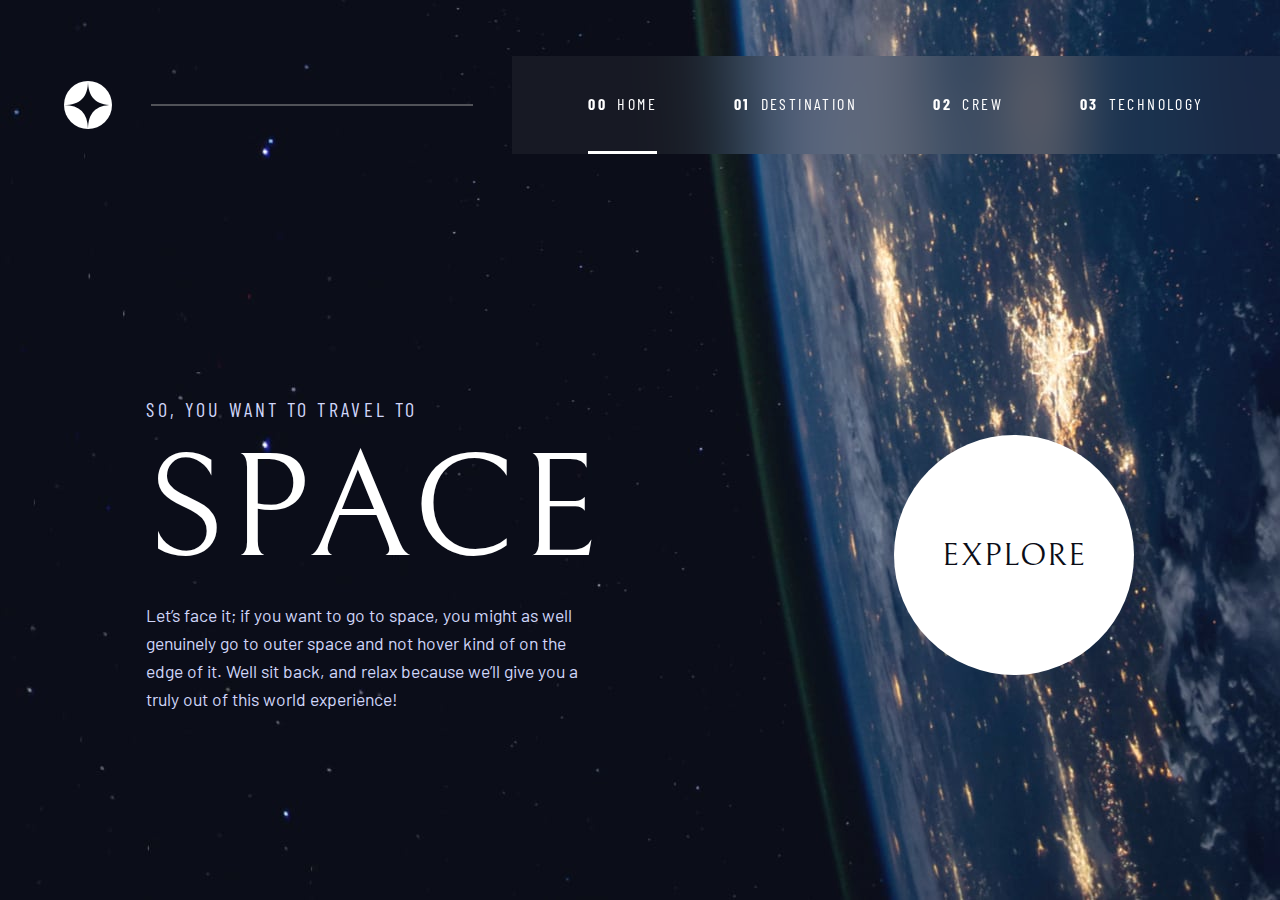
<file: index.html>
<!DOCTYPE html>
<html lang="en">

<head>
  <meta charset="UTF-8">
  <meta name="viewport" content="width=device-width, initial-scale=1.0">
  <link rel="icon" type="image/png" sizes="32x32" href="./assets/favicon-32x32.png">
  <title>Frontend Mentor | Space tourism website</title>

  <!-- Fonts -->
  <link rel="preconnect" href="https://fonts.googleapis.com">
  <link rel="preconnect" href="https://fonts.gstatic.com" crossorigin>
  <link rel="preconnect" href="https://fonts.googleapis.com">
  <link rel="preconnect" href="https://fonts.gstatic.com" crossorigin>
  <link
    href="https://fonts.googleapis.com/css2?family=Barlow+Condensed:wght@400;700&family=Barlow:wght@400&family=Bellefair&display=swap"
    rel="stylesheet">

  <!-- CSS -->
  <link rel="stylesheet" href="css/header.css">
  <link rel="stylesheet" href="css/global.css">
  <link rel="stylesheet" href="css/home.css">
</head>

<body>

  <!-- Navbar -->
  <header>
    <a class="site-logo" href="index.html"><img src="assets/shared/logo.svg" alt="Space tourism logo"></a>
    <hr>
    <img src="assets/shared/icon-hamburger.svg" class="hamburger-icon hamb" alt="Open navbar">
    <nav class="site-nav site-nav--mobile">
      <img src="assets/shared/icon-close.svg" class="site-nav__close--mobile" alt="Close navbar">
      <ul>
        <li class="selected"><a href="index.html"><span class="num">00</span> Home</a></li>
        <li><a href="destination.html"><span class="num">01</span> Destination</a></li>
        <li><a href="crew.html"><span class="num">02</span> Crew</a></li>
        <li><a href="technology.html"><span class="num">03</span> Technology</a></li>
      </ul>
    </nav>
  </header>

  <!-- Content -->
  <main>
    <section class="content">
      <h1 class="intro">So, you want to travel to <span class="name">Space</span></h1>
      <p class="description">Let’s face it; if you want to go to space, you might as well genuinely go to outer space
        and not hover kind of on the edge of it. Well sit back, and relax because we’ll give you a truly out of this
        world experience!</p>
    </section>
    <a href="destination.html">
      <div class="explore">Explore</div>
    </a>
  </main>

  <script src="index.js"></script>

</body>

</html>
</file>
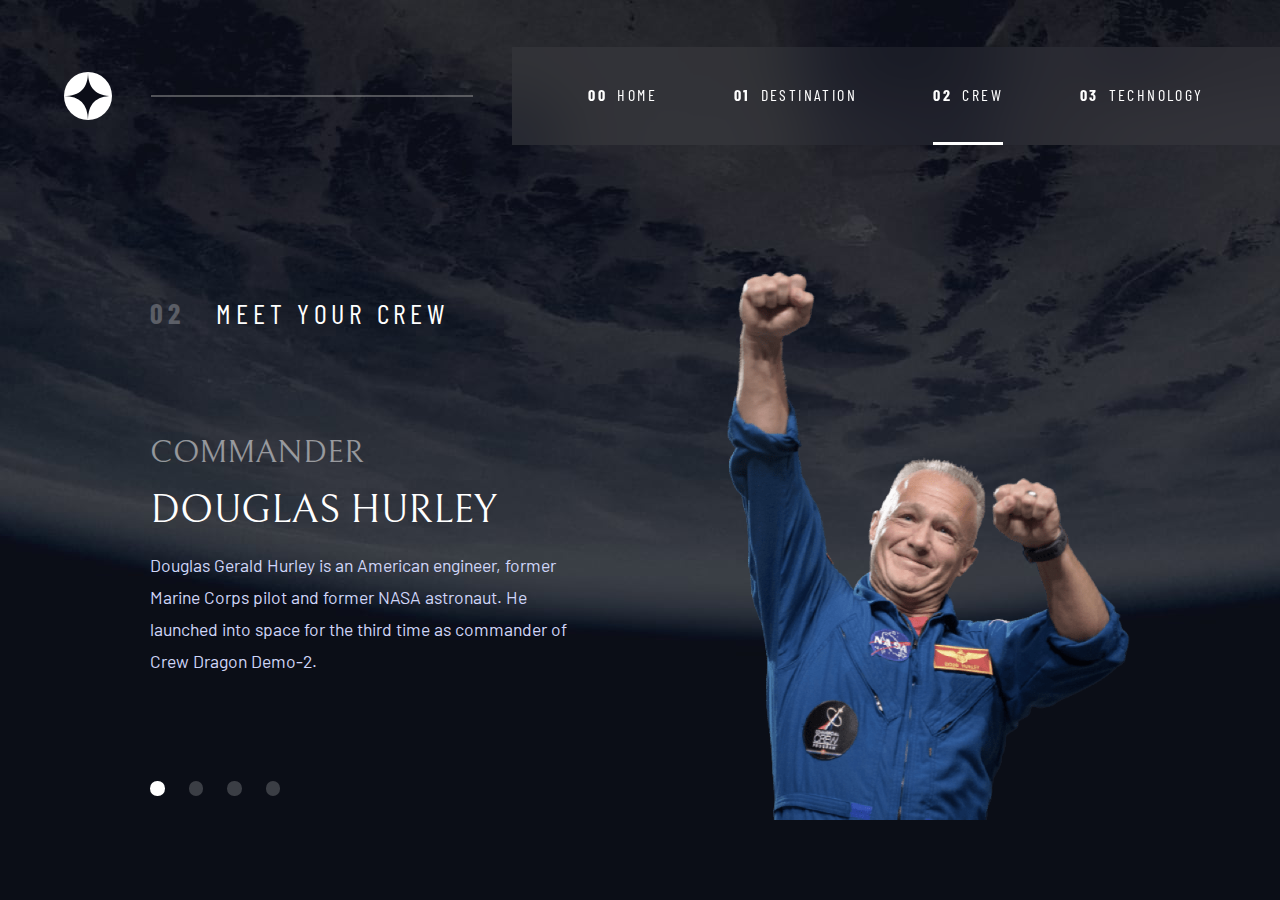
<file: crew.html>
<!DOCTYPE html>
<html lang="en">

<head>
  <meta charset="UTF-8">
  <meta name="viewport" content="width=device-width, initial-scale=1.0">
  <link rel="icon" type="image/png" sizes="32x32" href="./assets/favicon-32x32.png">
  <title>Frontend Mentor | Space tourism website</title>

  <!-- Fonts -->
  <link rel="preconnect" href="https://fonts.googleapis.com">
  <link rel="preconnect" href="https://fonts.gstatic.com" crossorigin>
  <link rel="preconnect" href="https://fonts.googleapis.com">
  <link rel="preconnect" href="https://fonts.gstatic.com" crossorigin>
  <link
    href="https://fonts.googleapis.com/css2?family=Barlow+Condensed:wght@400;700&family=Barlow:wght@400&family=Bellefair&display=swap"
    rel="stylesheet">

  <!-- CSS -->
  <link rel="stylesheet" href="css/header.css">
  <link rel="stylesheet" href="css/global.css">
  <link rel="stylesheet" href="css/crew.css">
</head>

<body>
  <!-- Navbar -->
  <header>
    <a class="site-logo" href="index.html"><img src="assets/shared/logo.svg" alt="Space tourism logo"></a>
    <hr>
    <img src="assets/shared/icon-hamburger.svg" class="hamburger-icon hamb" alt="Open navbar">
    <nav class="site-nav site-nav--mobile">
      <img src="assets/shared/icon-close.svg" class="site-nav__close--mobile" alt="Close navbar">
      <ul>
        <li><a href="index.html"><span class="num">00</span> Home</a></li>
        <li><a href="destination.html"><span class="num">01</span> Destination</a></li>
        <li class="selected"><a href="crew.html"><span class="num">02</span> Crew</a></li>
        <li><a href="technology.html"><span class="num">03</span> Technology</a></li>
      </ul>
    </nav>

  </header>

  <!-- Content for mobile -->
  <main class="mobile">
    <h1 class="page-header"><span class="num">02</span> Meet your crew</h1>
    <div class="image">
      <img src="assets/crew/image-douglas-hurley.png" alt="Douglas Hurley photo">
    </div>
    <ul class="content-nav js-crew">
      <li class="selected" value=0></li>
      <li value=1></li>
      <li value=2></li>
      <li value=3></li>
    </ul>
    <h2 class="title">Commander</h1>
      <h3 class="name">Douglas Hurley
    </h2>
    <p class="description">
      Douglas Gerald Hurley is an American engineer, former Marine Corps pilot and former NASA astronaut. He launched
      into space for the third time as commander of Crew Dragon Demo-2.
    </p>
  </main>

  <!-- Content for tablet -->
  <main class="tablet">
    <h1 class="page-header"><span class="num">02</span> Meet your crew</h1>
    <h2 class="title">Commander</h2>
    <h3 class="name">Douglas Hurley</h3>
    <p class="description">
      Douglas Gerald Hurley is an American engineer, former Marine Corps pilot and former NASA astronaut. He
      launched
      into space for the third time as commander of Crew Dragon Demo-2.
    </p>
    <ul class="content-nav js-crew">
      <li class="selected" value=0></li>
      <li value=1></li>
      <li value=2></li>
      <li value=3></li>
    </ul>
    <div class="image">
      <img src="assets/crew/image-douglas-hurley.png" alt="Douglas Hurley photo">
    </div>
  </main>

  <!-- Content for desktop -->
  <main class="desktop">
    <section class="content">
      <h1 class="page-header"><span class="num">02</span> Meet your crew</h1>
      <div>
        <h2 class="title">Commander</h2>
        <h3 class="name">Douglas Hurley</h3>
        <p class="description">
          Douglas Gerald Hurley is an American engineer, former Marine Corps pilot and former NASA astronaut. He
          launched
          into space for the third time as commander of Crew Dragon Demo-2.
        </p>
      </div>
      <ul class="content-nav js-crew">
        <li class="selected" value=0></li>
        <li value=1></li>
        <li value=2></li>
        <li value=3></li>
      </ul>
    </section>
    <img class="image" src="assets/crew/image-douglas-hurley.png" alt="Douglas Hurley photo">
  </main>

  <script src="index.js"></script>

</body>

</html>
</file>
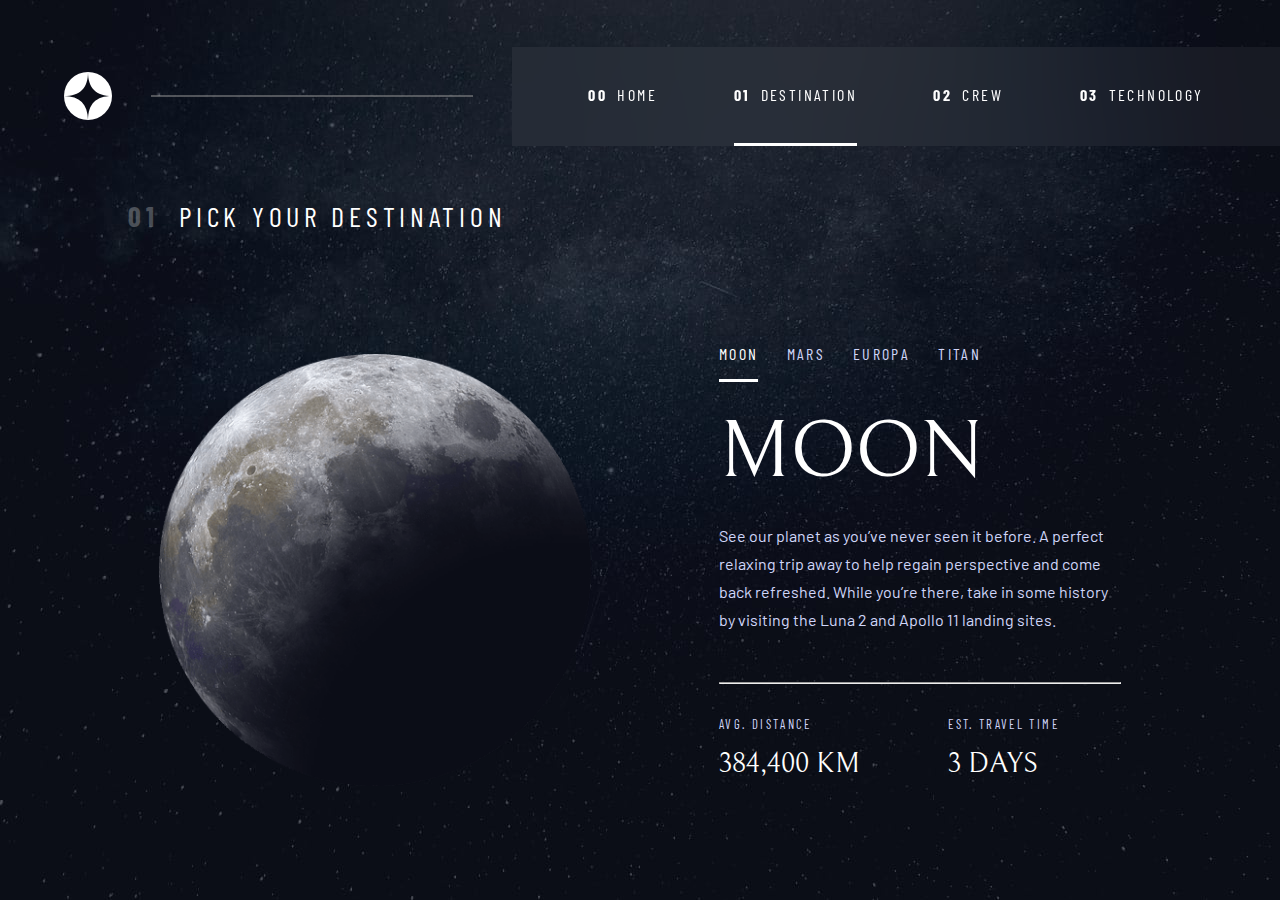
<file: destination.html>
<!DOCTYPE html>
<html lang="en">

<head>
  <meta charset="UTF-8">
  <meta name="viewport" content="width=device-width, initial-scale=1.0">
  <link rel="icon" type="image/png" sizes="32x32" href="./assets/favicon-32x32.png">
  <title>Frontend Mentor | Space tourism website</title>

  <!-- Fonts -->
  <link rel="preconnect" href="https://fonts.googleapis.com">
  <link rel="preconnect" href="https://fonts.gstatic.com" crossorigin>
  <link rel="preconnect" href="https://fonts.googleapis.com">
  <link rel="preconnect" href="https://fonts.gstatic.com" crossorigin>
  <link
    href="https://fonts.googleapis.com/css2?family=Barlow+Condensed:wght@400;700&family=Barlow:wght@400&family=Bellefair&display=swap"
    rel="stylesheet">

  <!-- CSS -->
  <link rel="stylesheet" href="css/header.css">
  <link rel="stylesheet" href="css/global.css">
  <link rel="stylesheet" href="css/destination.css">
</head>

<body>

  <!-- Navbar -->
  <header>
    <a class="site-logo" href="index.html"><img src="assets/shared/logo.svg" alt="Space tourism logo"></a>
    <hr>
    <img src="assets/shared/icon-hamburger.svg" class="hamburger-icon hamb" alt="Open navbar">
    <nav class="site-nav site-nav--mobile">
      <img src="assets/shared/icon-close.svg" class="site-nav__close--mobile" alt="Close navbar">
      <ul>
        <li><a href="index.html"><span class="num">00</span> Home</a></li>
        <li class="selected"><a href="destination.html"><span class="num">01</span> Destination</a></li>
        <li><a href="crew.html"><span class="num">02</span> Crew</a></li>
        <li><a href="technology.html"><span class="num">03</span> Technology</a></li>
      </ul>
    </nav>

  </header>

  <!-- Content for mobile -->
  <main class="mobile">
    <h1 class="page-header"><span class="num">01</span>Pick your destination</h1>
    <div class="image">
      <img src="assets/destination/image-moon.png" alt="moon photo">
    </div>
    <ul class="content-nav js-destination">
      <li class="selected" value=0>Moon</li>
      <li value=1>Mars</li>
      <li value=2>Europa</li>
      <li value=3>Titan</li>
    </ul>
    <h2 class="name">Moon</h2>
    <p class="description">See our planet as you’ve never seen it before. A perfect relaxing trip away to help regain perspective and come back refreshed. While you’re here, take in some history by visiting the Luna 2 and Apollo 11 landing sites.</p>
    <hr>
    <div class="facts__distance">
      <p class="facts__property">Avg. distance</p>
      <p class="facts__value">384,400 km</p>
    </div>
    <div class="facts__time">
      <p class="facts__property">Est. travel time</p>
      <p class="facts__value">3 days</p>
    </div>
  </main>

  <!-- Content for tablet and desktop -->
  <main class="tablet desktop">
    <h1 class="page-header"><span class="num">01</span>Pick your destination</h1>
    <div class="image">
      <img src="assets/destination/image-moon.png" alt="moon photo">
    </div>
    <div class="content">
      <ul class="content-nav js-destination">
        <li class="selected" value=0>Moon</li>
        <li value=1>Mars</li>
        <li value=2>Europa</li>
        <li value=3>Titan</li>
      </ul>
      <h2 class="name">Moon</h2>
      <p class="description">See our planet as you’ve never seen it before. A perfect relaxing trip away to help regain perspective and come back refreshed. While you’re there, take in some history by visiting the Luna 2 and Apollo 11 landing sites.</p>
      <hr>
      <div class="facts">
        <div class="facts__distance">
          <p class="facts__property">Avg. distance</p>
          <p class="facts__value">384,400 km</p>
        </div>
        <div class="facts__time">
          <p class="facts__property">Est. travel time</p>
          <p class="facts__value">3 days</p>
        </div>
      </div>
    </div>
  </main>

  <script src="index.js"></script>

</body>

</html>
</file>
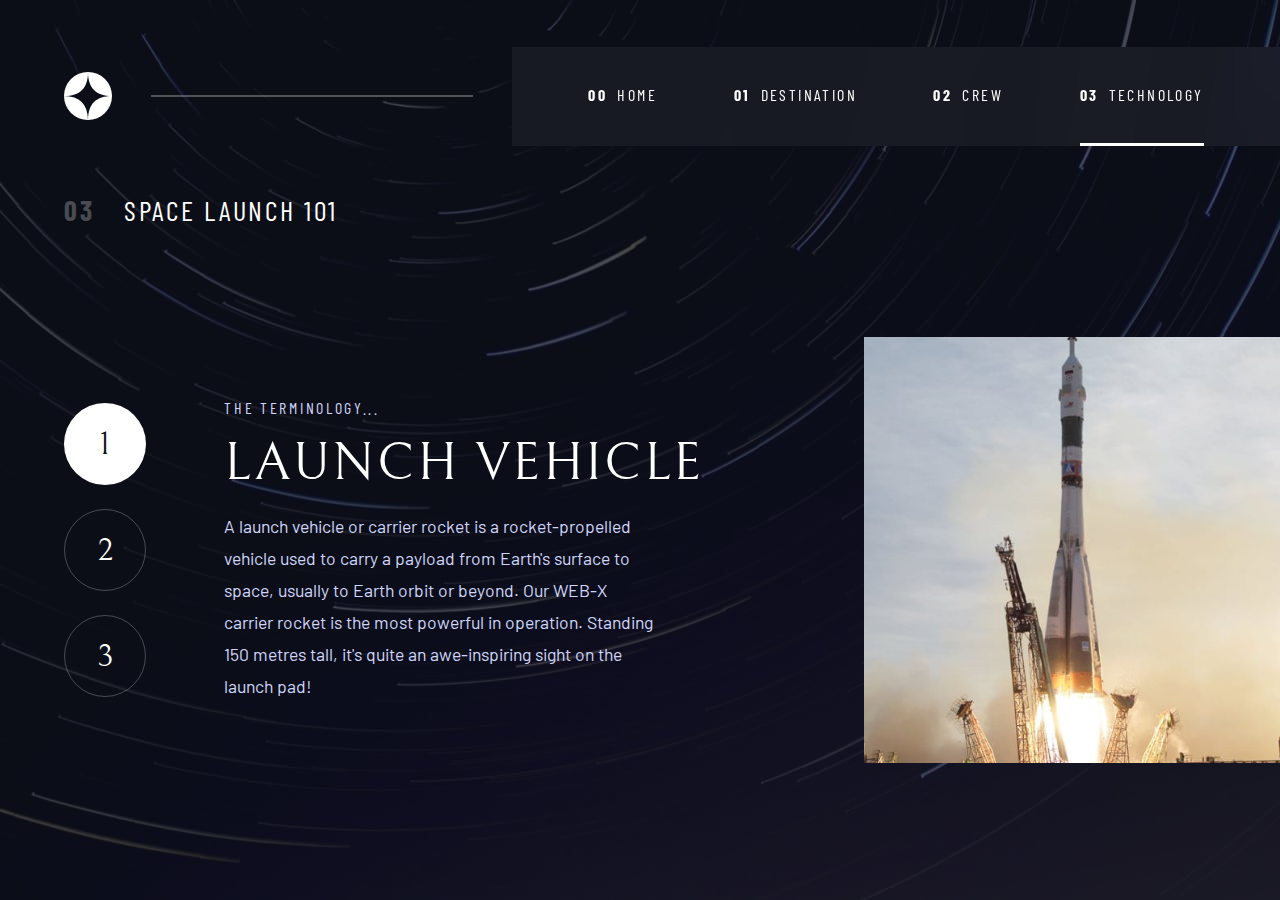
<file: technology.html>
<!DOCTYPE html>
<html lang="en">

<head>
  <meta charset="UTF-8">
  <meta name="viewport" content="width=device-width, height=device-height, initial-scale=1.0">
  <link rel="icon" type="image/png" sizes="32x32" href="./assets/favicon-32x32.png">
  <title>Frontend Mentor | Space tourism website</title>

  <!-- Fonts -->
  <link rel="preconnect" href="https://fonts.googleapis.com">
  <link rel="preconnect" href="https://fonts.gstatic.com" crossorigin>
  <link rel="preconnect" href="https://fonts.googleapis.com">
  <link rel="preconnect" href="https://fonts.gstatic.com" crossorigin>
  <link
    href="https://fonts.googleapis.com/css2?family=Barlow+Condensed:wght@400;700&family=Barlow:wght@400&family=Bellefair&display=swap"
    rel="stylesheet">

  <!-- CSS -->
  <link rel="stylesheet" href="css/header.css">
  <link rel="stylesheet" href="css/global.css">
  <link rel="stylesheet" href="css/technology.css">
</head>

<body>
  
  <!-- Navbar -->
  <header>
    <a class="site-logo" href="index.html"><img src="assets/shared/logo.svg" alt="Space tourism logo"></a>
    <hr>
    <img src="assets/shared/icon-hamburger.svg" class="hamburger-icon hamb" alt="Open navbar">
    <nav class="site-nav site-nav--mobile">
      <img src="assets/shared/icon-close.svg" class="site-nav__close--mobile" alt="Close navbar">
      <ul>
        <li><a href="index.html"><span class="num">00</span> Home</a></li>
        <li><a href="destination.html"><span class="num">01</span> Destination</a></li>
        <li><a href="crew.html"><span class="num">02</span> Crew</a></li>
        <li class="selected"><a href="technology.html"><span class="num">03</span> Technology</a></li>
      </ul>
    </nav>

  </header>

  <!-- Content for mobile and tablet -->
  <main class="mobile tablet">
    <h1 class="page-header"><span class="num">03</span> Space launch 101</h1>
    <img class="image" src="assets/technology/image-launch-vehicle-landscape.jpg" alt="launch vehicle photo">
    <ul class="content-nav js-technology">
      <li class="selected" value=0>1</li>
      <li value=1>2</li>
      <li value=2>3</li>
    </ul>
    <h2 class="intro">The terminology... <span class="name">Launch Vehicle</span></h2>
    <p class="description">A launch vehicle or carrier rocket is a rocket-propelled vehicle used to carry a payload
      from Earth's surface to space, usually to Earth orbit or beyond. Our WEB-X carrier rocket is the most powerful
      in operation. Standing 150 metres tall, it's quite an awe-inspiring sight on the launch pad!</p>
    </div>
  </main>

  <!-- Content for desktop -->
  <main class="desktop">
    <h1 class="page-header"><span class="num">03</span> Space launch 101</h1>
    <ul class="content-nav js-technology">
      <li class="selected" value=0>1</li>
      <li value=1>2</li>
      <li value=2>3</li>
    </ul>
    <div class="content">
      <h2 class="intro">The terminology... <span class="name">Launch Vehicle</span></h2>
      <p class="description">A launch vehicle or carrier rocket is a rocket-propelled vehicle used to carry a payload
        from Earth's surface to space, usually to Earth orbit or beyond. Our WEB-X carrier rocket is the most powerful
        in operation. Standing 150 metres tall, it's quite an awe-inspiring sight on the launch pad!</p>
    </div>
    <img class="image" src="assets/technology/image-launch-vehicle-portrait.jpg" alt="launch vehicle photo">
  </main>

  <script src="index.js"></script>

</body>

</html>
</file>
<file: css/header.css>
header {
    color: #FFF;
    display: flex;
    align-items: center;
    justify-content: space-between;
    font-family: 'Barlow Condensed', sans-serif;
    letter-spacing: 0.15rem;
    height: 6rem;
    flex-grow: 1;
}

.site-logo {
    padding: 5% 0 5% 10%;
}

.hamburger-icon {
    padding-right: 10%;
    width: 1.5rem;
    height: 1.3rem;
}

.site-nav--mobile {
    backdrop-filter: blur(30px);
    display: none;
    height: 100%;
    position: absolute;
    top: 0;
    right: 0;
    width: 55%;
}

.site-nav__close--mobile {
    margin-left: auto;
    padding: 15%;
}

.site-nav__close--mobile,
.site-nav--mobile ul {
    display: block;
}

.site-nav--mobile li {
    padding: 10%;
}

.num {
    font-weight: 700;
    margin-right: 0.3rem;
}

header hr {
    display: none;
}

.js-active {
    display: block;
}

/* Medium devices (tablets, 768px and up) */
@media (min-width: 768px) {
    header {
        height: auto;
    }

    .site-logo {
        padding-left: 5%;
    }

    .hamburger-icon,
    .site-nav__close--mobile {
        display: none;
    }

    .site-nav {
        background-color: rgba(255, 255, 255, 0.05);
        backdrop-filter: blur(35px);
        display: block;
        font-size: 0.8rem;
        height: auto;
        position: relative;
        width: 60%;
    }

    .site-nav ul {
        display: flex;
        justify-content: space-evenly;
    }

    .site-nav li {
        padding: 10% 0;
    }

    .site-nav .num {
        display: none;
    }

    .site-nav .selected {
        border-bottom: solid #FFF;
    }

    .site-nav li:not(.selected):hover {
        border-bottom: 3px solid rgba(255, 255, 255, 0.5);
    }
}

/* Large devices (desktops, 992px and up) */
@media (min-width: 992px) {
    header hr {
        border: 0.5px solid rgba(151, 151, 151, 0.5);
        display: block;
        width: 25%;
    }

    .site-nav {
        font-size: 1rem;
    }

    .site-nav li {
        padding: 5% 0;
    }

    .site-nav .num {
        display: inline-block;
        font-weight: 700;
        margin-right: 0.3rem;
    }
}
</file>
<file: css/global.css>
* {
    font-weight: 400;
    list-style-type: none;
    margin: 0;
    padding: 0;
}

body {
    color: #FFF;
    display: flex;
    flex-direction: column;
    font-size: 16px;
    text-transform: uppercase;
    width: 100%;
    height: 100vh;
}

a {
    all: unset;
}

.explore,
.hamburger-icon,
li,
.site-nav__close--mobile {
    cursor: pointer;
}

img {
    display: block;
}


.page-header {
    font-family: 'Barlow Condensed', sans-serif;
}

.page-header .num {
    opacity: 0.25;
    padding-right: 1rem;
}

.name {
    color: #FFF;
    font-family: 'Bellefair', serif;
}

.description {
    color: #D0D6F9;
    font-family: 'Barlow', sans-serif;
    text-transform: none;
}

/* Medium devices (tablets, 768px and up) */
@media (min-width: 768px) {
    body {
        height: 100vh;
    }
}

/* Large devices (desktops, 992px and up) */
@media (min-width: 992px) {}

/* X-Large devices (large desktops, 1200px and up) */
@media (min-width: 1200px) {}

/* XX-Large devices (larger desktops, 1400px and up) */
@media (min-width: 1400px) {}
</file>
<file: css/home.css>
body {
    background: url("../assets/home/background-home-mobile.jpg") no-repeat center fixed;
    background-size: cover;
}

main,
.content,
.explore {
    display: flex;
}

main {
    flex-direction: column;
    align-items: center;
    justify-content: center;
    flex-grow: 10;
}

.content {
    flex-direction: column;
    align-items: center;
    justify-content: space-around;
    text-align: center;
    padding: 1rem 0;
}

.intro {
    color: #D0D6F9;
    font-family: 'Barlow Condensed', sans-serif;
    font-size: 1rem;
    letter-spacing: 2.7px;
}

.name {
    display: block;
    font-size: 5rem;
    line-height: 6.25rem;
    letter-spacing: 2.7px;
    padding: 1rem 0;
}

.description {
    font-size: 0.9rem;
    line-height: 1.5rem;
    max-width: 22rem;
    padding: 0 1rem;
}

.explore {
    background-color: #FFF;
    border-radius: 50%;
    color: #0B0D17;
    align-items: center;
    justify-content: center;
    font-family: 'Bellefair', serif;
    font-size: 1.25rem;
    height: 9.3rem;
    width: 9.3rem;
    letter-spacing: 1.25px;
    margin: 2rem 0;
}

/* Medium devices (tablets, 768px and up) */
@media (min-width: 768px) {
    body {
        background: url("../assets/home/background-home-tablet.jpg") no-repeat center fixed;
        background-size: cover;
    }

    .intro {
        font-size: 1.25rem;
        letter-spacing: 3.38px;
    }

    .intro span {
        font-size: 9.3rem;
        line-height: 9.3rem;
    }

    .description {
        line-height: 1.75rem;
        min-width: 25rem;
    }

    .explore {
        font-size: 2rem;
        height: 15rem;
        width: 15rem;
    }

    .explore:hover {
        animation: pulse-animation 3s infinite;
    }

    @keyframes pulse-animation {
        0% {
            box-shadow: 0 0 0 0px rgba(255, 255, 255, 0.5);
        }

        100% {
            box-shadow: 0 0 0 30px rgba(255, 255, 255, 0);
        }
    }
}

/* Large devices (desktops, 992px and up) */
@media (min-width: 992px) {
    body {
        background: url("../assets/home/background-home-desktop.jpg") no-repeat center fixed;
        background-size: cover;
    }

    main {
        flex-direction: row;
        justify-content: space-around;
    }

    .content {
        align-items: flex-start;
        text-align: left;
    }

    .description {
        font-size: 1.1rem;
        margin: 0;
        min-width: 28rem;
        padding: 0;
    }
}

/* X-Large devices (large desktops, 1200px and up) */
@media (min-width: 1200px) {
    @keyframes pulse-animation {
        0% {
            box-shadow: 0 0 0 0px rgba(255, 255, 255, 0.5);
        }

        100% {
            box-shadow: 0 0 0 80px rgba(255, 255, 255, 0);
        }
    }
}
</file>
<file: css/crew.css>
body {
    background: url("../assets/crew/background-crew-mobile.jpg") no-repeat center fixed;
    background-size: cover;
}

.tablet,
.desktop {
    display: none;
}

main {
    display: flex;
    flex-direction: column;
    align-items: center;
    justify-content: center;
    flex-grow: 10;
    text-align: center;
}

.page-header {
    font-size: 1rem;
    letter-spacing: 2.7px;
    padding: 1rem 0;
}

.image {
    border-bottom: 0.5px solid rgba(151, 151, 151, 0.5);
    width: 90%;
}

.image img {
    height: 15rem;
    margin: auto;
}

.content-nav {
    display: flex;
    gap: 1rem;
    padding: 2rem 0;
}

.content-nav li {
    background-color: rgba(255, 255, 255, 0.2);
    border: none;
    border-radius: 50%;
    width: 0.6rem;
    height: 0.6rem;
}

.content-nav li.selected {
    background-color: #FFF;
}

.title {
    font-family: 'Bellefair', serif;
    opacity: 0.5;
}

.name {
    font-size: 1.5rem;
    padding: 1rem 0;
}

.description {
    font-size: 0.9rem;
    line-height: 1.5rem;
    max-width: 19rem;
    padding-bottom: 1rem;
}

/* Medium devices (tablets, 768px and up) */
@media (min-width: 768px) {
    body {
        background: url("../assets/crew/background-crew-tablet.jpg") no-repeat center fixed;
        background-size: cover;
    }

    .mobile {
        display: none;
    }

    .tablet {
        display: flex;
    }

    .page-header {
        align-self: flex-start;
        font-size: 1.25rem;
        letter-spacing: 3.38px;
        padding-left: 5%;
    }

    .title {
        font-size: 1.5rem;
    }

    .name {
        font-size: 2.5rem;
    }

    .description {
        font-size: 1rem;
        min-width: 29rem;
        padding: 1rem;
    }

    .image {
        border-bottom: none;
    }

    .image img {
        height: 30rem;
    }

    .content-nav {
        gap: 1.5rem;
        padding: 3rem 0;
    }

    .content-nav li:not(.selected):hover {
        background-color: rgba(255, 255, 255, 0.5);
    }

}

/* Large devices (desktops, 992px and up) */
@media (min-width: 992px) {
    body {
        background: url("../assets/crew/background-crew-desktop.jpg") no-repeat center fixed;
        background-size: cover;
    }

    .tablet {
        display: none;
    }

    .desktop {
        display: flex;
    }

    main {
        flex-direction: row;
        padding: 0 5%;
    }

    .page-header {
        font-size: 1.75rem;
        letter-spacing: 4.72px;
        padding: 0;
    }

    .content {
        display: flex;
        flex-direction: column;
        justify-content: space-evenly;
        height: 100%;
        text-align: left;
        width: 50%;
    }

    .title {
        font-size: 2rem;
    }

    .description {
        font-size: 1.1rem;
        line-height: 2rem;
        min-width: 28rem;
        padding: 0;
    }

    .content-nav {
        padding: 0;
    }

    .content-nav li {
        width: 0.9rem;
        height: 0.9rem;
    }

    .image {
        width: 45%;
    }
}

/* X-Large devices (large desktops, 1200px and up) */
@media (min-width: 1200px) {

    .image {
        width: 35%;
    }
}

/* XX-Large devices (larger desktops, 1600px and up) */
@media (min-width: 1600px) {

    .name {
        font-size: 3.5rem;
    }
    
    .image {
        width: 30%;
    }
}
</file>
<file: css/destination.css>
body {
    background: url("../assets/destination/background-destination-mobile.jpg") no-repeat center fixed;
    background-size: cover;
}

main {
    display: flex;
    flex-direction: column;
    align-items: center;
    justify-content: center;
    text-align: center;
    flex-grow: 10;
}

.page-header {
    font-size: 1rem;
    letter-spacing: 2.7px;
    padding: 1rem 0;
}

.image img {
    padding: 2rem 0;
    width: 10rem;
}

.content-nav {
    color: #D0D6F9;
    display: flex;
    justify-content: center;
    gap: 5%;
    font-family: 'Barlow Condensed', sans-serif;
    font-size: 0.8rem;
    letter-spacing: 2.36px;
    width: 100%;
}

.content-nav li {
    padding-bottom: 1rem;
}

.content-nav li.selected {
    border-bottom: 3px solid #FFF;
    color: #FFF;
}

.name {
    font-size: 3.5rem;
    padding: 1rem 0;
}

.description {
    font-size: 0.9rem;
    line-height: 1.5rem;
    max-width: 19rem;
    padding: 0 1rem;
}

main hr {
    color: #383B4B;
    margin: 1rem 0;
    width: 90%;
}

.facts__property {
    color: #D0D6F9;
    font-size: 0.8rem;
    font-family: 'Barlow Condensed', sans-serif;
    letter-spacing: 2.36px;
    padding-bottom: 1rem;
}

.facts__value {
    font-family: 'Bellefair', serif;
    font-size: 1.75rem;
    padding-bottom: 1rem;
}

.desktop {
    display: none;
}

/* Medium devices (tablets, 768px and up) */
@media (min-width: 768px) {
    body {
        background: url("../assets/destination/background-destination-tablet.jpg") no-repeat center fixed;
        background-size: cover;
    }

    .mobile {
        display: none;
    }

    .tablet {
        display: flex;
    }

    main hr {
        margin: 3rem 0 2rem;
    }

    .page-header {
        font-size: 1.25rem;
        padding-left: 10%;
        align-self: flex-start;
    }

    .image img {
        width: 18rem;
    }

    .content-nav {
        font-size: 1rem;
    }

    .content-nav li:not(.selected):hover {
        border-bottom: 3px solid rgba(255, 255, 255, 0.5);
    }

    .name {
        font-size: 5rem;
    }

    .description {
        font-size: 1rem;
        line-height: 1.75rem;
        min-width: 36rem;
    }

    .facts {
        width: 100%;
    }

    .facts div {
        display: inline-block;
    }

    .facts__distance {
        margin-right: 15%;
    }
}

/* Large devices (desktops, 992px and up) */
@media (min-width: 992px) {
    body {
        background: url("../assets/destination/background-destination-desktop.jpg") no-repeat center fixed;
        background-size: cover;
    }

    .desktop {
        display: block grid;
        gap: 0 10%;
        grid-auto-rows: 3rem auto;
        justify-content: normal;
        text-align: left;
    }

    .page-header {
        align-self: center;
        font-size: 1.75rem;
        grid-column: 1/3;
        grid-row: 1/2;
        letter-spacing: 4.72px;
    }

    .image {
        grid-column: 1/2;
        grid-row: 2/3;
        justify-self: end;
    }

    .image img {
        width: 21rem;
    }

    .content {
        grid-column: 2/3;
        grid-row: 2/3;
    }

    .content-nav {
        justify-content: flex-start;
    }

    .name {
        padding: 1.5rem 0;
    }

    .description {
        min-width: 25rem;
        padding: 0;
    }

    .content hr {
        width: 25rem;
    }
}

/* X-Large devices (large desktops, 1200px and up) */
@media (min-width: 1200px) {
    .image img {
        width: 27rem;
    }
}
</file>
<file: css/technology.css>
body {
    background: url("../assets/technology/background-technology-mobile.jpg") no-repeat center fixed;
    background-size: cover;
    min-height: 100%;
}

.desktop {
    display: none;
}

main {
    display: flex;
    flex-direction: column;
    align-items: center;
    justify-content: center;
    flex-grow: 10;
    text-align: center;
}

.page-header {
    font-size: 1rem;
    letter-spacing: 2.7px;
    padding: 1rem 0 2rem;
}

.image {
    object-fit: cover;
    width: 100%;
    height: 11rem;
}

.content-nav {
    display: flex;
    font-family: 'Bellefair', serif;
    gap: 1rem;
    padding: 2rem;
}

.content-nav li {
    border: 1.5px solid rgba(255, 255, 255, 0.25);
    border-radius: 50%;
    display: flex;
    align-items: center;
    justify-content: center;
    width: 2.5rem;
    height: 2.5rem;
}

.content-nav li.selected {
    background-color: #FFF;
    color: #0B0D17;
}

.intro {
    color: #D0D6F9;
    font-family: 'Barlow Condensed', sans-serif;
    font-size: 1rem;
    letter-spacing: 2.36px;
}

.name {
    display: block;
    font-size: 1.5rem;
    padding: 1rem;
}

.description {
    font-size: 0.9rem;
    line-height: 1.5rem;
    max-width: 24rem;
    padding: 0 1rem 1rem;
}

/* Medium devices (tablets, 768px and up) */
@media (min-width: 768px) {
    body {
        background: url("../assets/technology/background-technology-tablet.jpg") no-repeat center fixed;
        background-size: cover;
    }

    .page-header {
        align-self: flex-start;
        font-size: 1.25rem;
        padding: 5%;
    }

    .image {
        height: 19rem;
    }

    .content-nav {
        gap: 1.5rem;
    }

    .content-nav li {
        width: 3.75rem;
        height: 3.75rem;
        font-size: 1.5rem;
    }

    .content-nav li:not(.selected):hover {
        border: 1px solid #FFF;
    }

    .name {
        font-size: 2.5rem;
    }

    .description {
        font-size: 1rem;
        line-height: 1.75rem;
        min-width: 27rem;
        padding-bottom: 5rem;
    }
}

/* Large devices (desktops, 992px and up) */
@media (min-width: 992px) {
    body {
        background: url("../assets/technology/background-technology-desktop.jpg") no-repeat center fixed;
        background-size: cover;
    }

    .desktop {
        display: grid;
    }

    main {
        gap: 0 5%;
        grid-template-rows: 1fr 8fr;
        grid-template-columns: 1fr 5fr 5fr;
        padding: 0 0 5% 5%;
        text-align: left;
    }

    .tablet {
        display: none;
    }

    .page-header {
        font-size: 1.75rem;
        grid-column: 1/4;
        grid-row: 1/2;
        padding: 0;
    }

    .content-nav {
        flex-direction: column;
        grid-column: 1/2;
        grid-row: 2/3;
        padding: 0;
    }

    .content-nav li {
        font-size: 2rem;
        width: 5rem;
        height: 5rem;
    }

    .content {
        grid-column: 2/3;
        grid-row: 2/3;
    }

    .intro {
        letter-spacing: 2.7px;
    }

    .name {
        font-size: 2.8rem;
        padding: 1rem 0;
    }

    .description {
        font-size: 1.1rem;
        line-height: 2rem;
        margin: 0;
        padding: 0;
    }

    .image {
        grid-column: 3/4;
        grid-row: 2/3;
        height: auto;
    }
}

/* X-Large devices (large desktops, 1200px and up) */
@media (min-width: 1200px) {
    main {
        gap: 0 3%;
    }

    .name {
        font-size: 3.3rem;
    }

    .content {
        justify-self: center;
    }

    .image {
        justify-self: flex-end;
        width: 80%;
    }
}

/* XX-Large devices (larger desktops, 1600px and up) */
@media (min-width: 1600px) {

    .content-nav {
        justify-self: flex-end;
    }

    .name {
        font-size: 3.5rem;
    }

    .image {
        justify-self: flex-start;
        width: 70%;
    }
}
</file>
